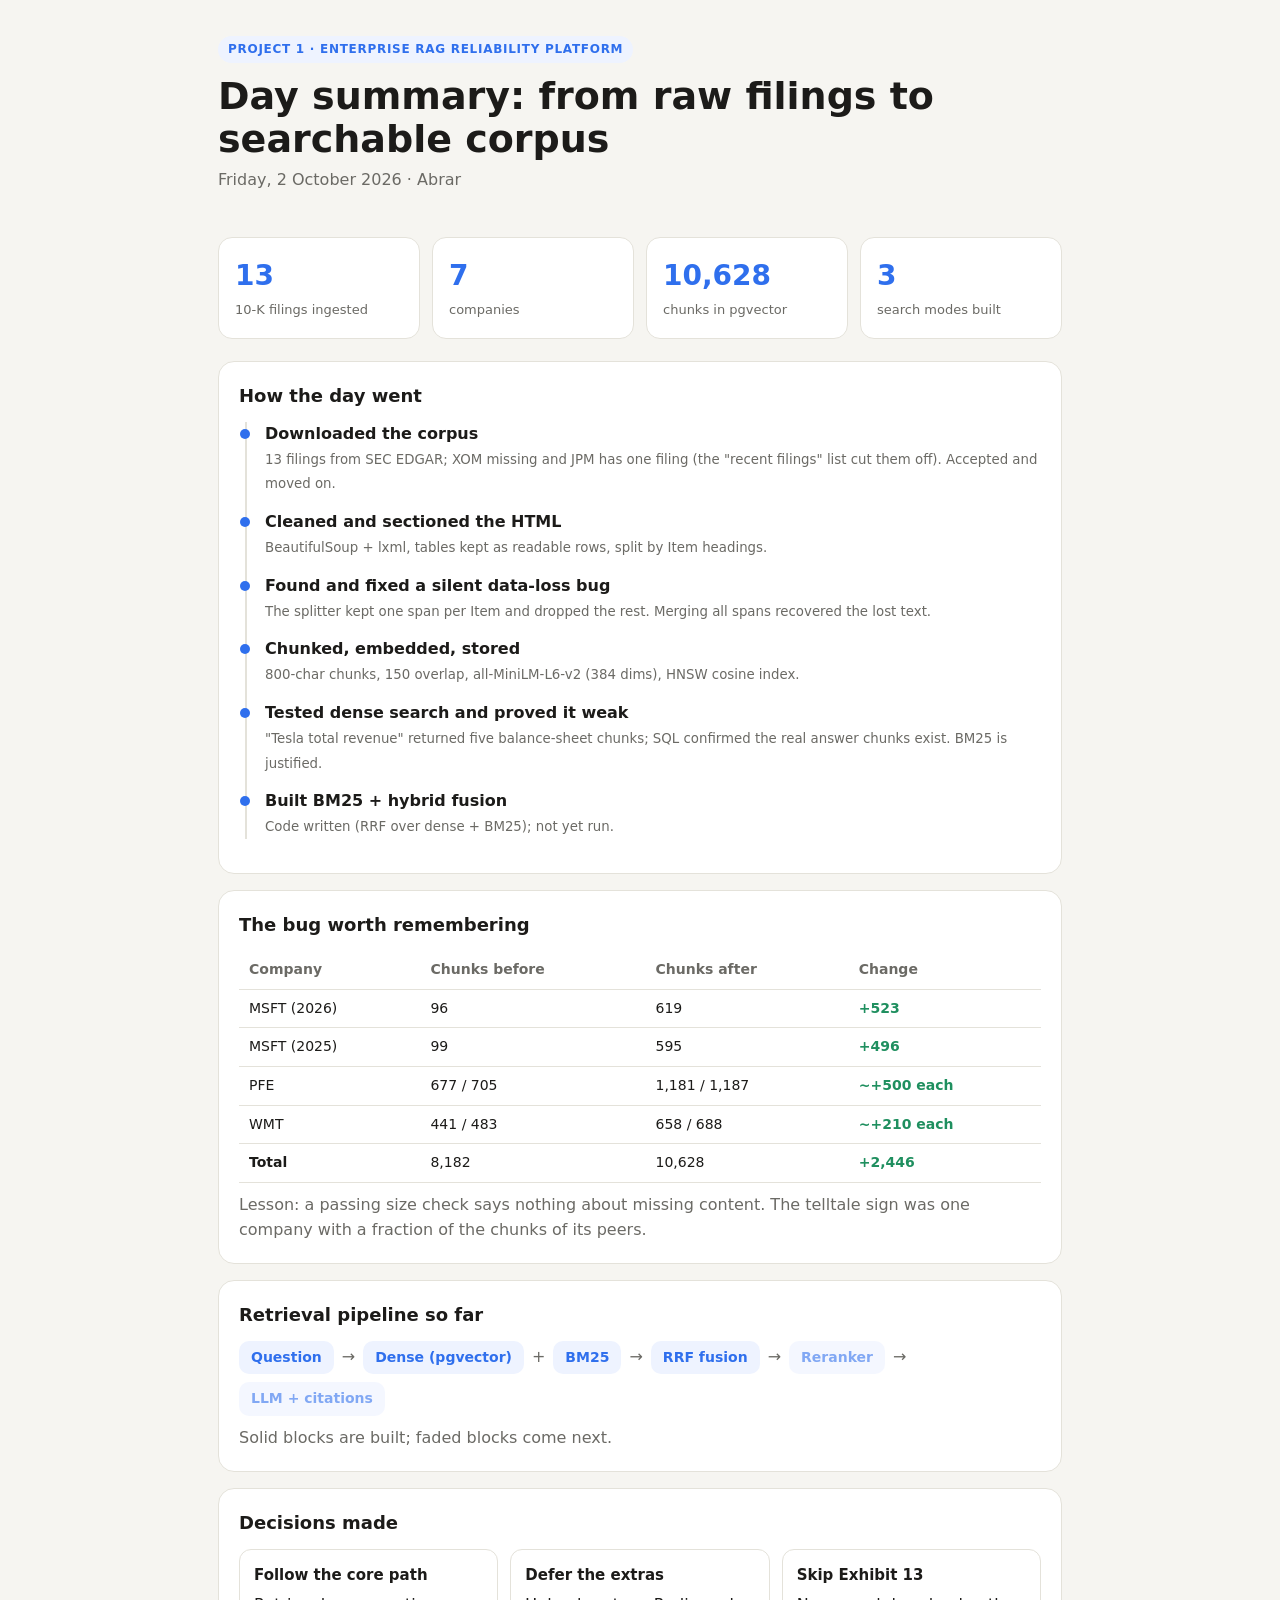
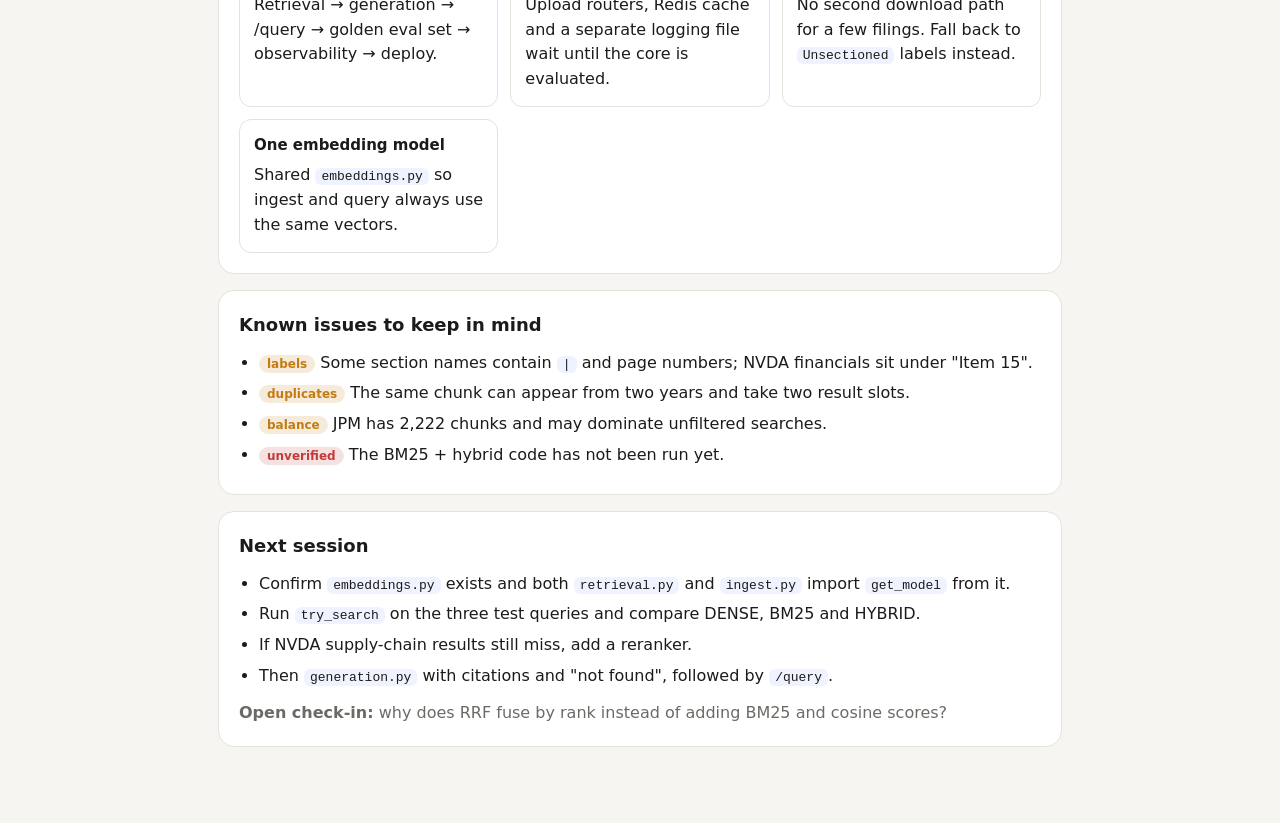
<file: Work_Summary's/rag-day-summary.html>
<!DOCTYPE html>
<html lang="en">
<head>
<meta charset="utf-8">
<meta name="viewport" content="width=device-width, initial-scale=1, viewport-fit=cover">
<title>RAG Platform — Day Summary</title>
<style>
:root{--bg:#f6f5f1;--card:#fff;--ink:#1c1b19;--mute:#6b6a65;--line:#e4e2da;--acc:#2f6fed;--ok:#1f8f5f;--warn:#c47a10;--bad:#c23b3b;--chip:#eef3ff;
box-sizing:border-box;padding-top:env(safe-area-inset-top,0px);padding-bottom:env(safe-area-inset-bottom,0px)}
@media (prefers-color-scheme:dark){:root:not([data-theme="light"]){--bg:#141413;--card:#1e1e1c;--ink:#f0eee8;--mute:#a09e96;--line:#34332f;--acc:#7aa2ff;--ok:#4cc790;--warn:#e8a73c;--bad:#ef7676;--chip:#232a3d}}
:root[data-theme="dark"]{--bg:#141413;--card:#1e1e1c;--ink:#f0eee8;--mute:#a09e96;--line:#34332f;--acc:#7aa2ff;--ok:#4cc790;--warn:#e8a73c;--bad:#ef7676;--chip:#232a3d}
*{box-sizing:border-box}
body{margin:0;background:var(--bg);color:var(--ink);font:16px/1.55 system-ui,-apple-system,"Segoe UI",sans-serif}
main{max-width:880px;margin:0 auto;padding:28px 18px 60px}
header{padding:8px 0 22px}
.tag{display:inline-block;background:var(--chip);color:var(--acc);font-size:12px;font-weight:600;letter-spacing:.06em;text-transform:uppercase;padding:4px 10px;border-radius:99px}
h1{font-size:clamp(26px,5vw,38px);line-height:1.15;margin:12px 0 6px}
.sub{color:var(--mute);margin:0}
.stats{display:grid;grid-template-columns:repeat(auto-fit,minmax(150px,1fr));gap:12px;margin:22px 0}
.stat{background:var(--card);border:1px solid var(--line);border-radius:14px;padding:16px}
.stat b{display:block;font-size:28px;color:var(--acc)}
.stat span{color:var(--mute);font-size:13px}
section{background:var(--card);border:1px solid var(--line);border-radius:16px;padding:20px;margin:16px 0}
h2{font-size:18px;margin:0 0 12px}
ul{margin:0;padding-left:20px}li{margin:6px 0}
.tl{border-left:2px solid var(--line);margin-left:6px;padding-left:18px}
.tl div{position:relative;margin:0 0 14px}
.tl div:before{content:"";position:absolute;left:-25px;top:7px;width:10px;height:10px;border-radius:50%;background:var(--acc)}
.tl b{display:block}.tl small{color:var(--mute)}
.scroll{overflow-x:auto}
table{width:100%;border-collapse:collapse;font-size:14px}
th,td{text-align:left;padding:8px 10px;border-bottom:1px solid var(--line);white-space:nowrap}
th{color:var(--mute);font-weight:600}
.up{color:var(--ok);font-weight:600}
.pill{font-size:12px;padding:2px 8px;border-radius:99px;font-weight:600}
.p-ok{background:color-mix(in srgb,var(--ok) 15%,transparent);color:var(--ok)}
.p-warn{background:color-mix(in srgb,var(--warn) 15%,transparent);color:var(--warn)}
.p-bad{background:color-mix(in srgb,var(--bad) 15%,transparent);color:var(--bad)}
.grid{display:grid;grid-template-columns:repeat(auto-fit,minmax(240px,1fr));gap:12px}
.box{border:1px solid var(--line);border-radius:12px;padding:14px}
.box h3{margin:0 0 6px;font-size:15px}
code{background:var(--chip);padding:1px 6px;border-radius:6px;font-size:13px}
.flow{display:flex;flex-wrap:wrap;gap:8px;align-items:center}
.flow span{background:var(--chip);color:var(--acc);padding:6px 12px;border-radius:10px;font-size:14px;font-weight:600}
.flow i{color:var(--mute);font-style:normal}
.done{opacity:.6}
</style>
</head>
<body>
<main>
<header>
<span class="tag">Project 1 · Enterprise RAG Reliability Platform</span>
<h1>Day summary: from raw filings to searchable corpus</h1>
<p class="sub">Friday, 2 October 2026 · Abrar</p>
</header>

<div class="stats">
<div class="stat"><b>13</b><span>10-K filings ingested</span></div>
<div class="stat"><b>7</b><span>companies</span></div>
<div class="stat"><b>10,628</b><span>chunks in pgvector</span></div>
<div class="stat"><b>3</b><span>search modes built</span></div>
</div>

<section>
<h2>How the day went</h2>
<div class="tl">
<div><b>Downloaded the corpus</b><small>13 filings from SEC EDGAR; XOM missing and JPM has one filing (the "recent filings" list cut them off). Accepted and moved on.</small></div>
<div><b>Cleaned and sectioned the HTML</b><small>BeautifulSoup + lxml, tables kept as readable rows, split by Item headings.</small></div>
<div><b>Found and fixed a silent data-loss bug</b><small>The splitter kept one span per Item and dropped the rest. Merging all spans recovered the lost text.</small></div>
<div><b>Chunked, embedded, stored</b><small>800-char chunks, 150 overlap, all-MiniLM-L6-v2 (384 dims), HNSW cosine index.</small></div>
<div><b>Tested dense search and proved it weak</b><small>"Tesla total revenue" returned five balance-sheet chunks; SQL confirmed the real answer chunks exist. BM25 is justified.</small></div>
<div><b>Built BM25 + hybrid fusion</b><small>Code written (RRF over dense + BM25); not yet run.</small></div>
</div>
</section>

<section>
<h2>The bug worth remembering</h2>
<div class="scroll"><table>
<tr><th>Company</th><th>Chunks before</th><th>Chunks after</th><th>Change</th></tr>
<tr><td>MSFT (2026)</td><td>96</td><td>619</td><td class="up">+523</td></tr>
<tr><td>MSFT (2025)</td><td>99</td><td>595</td><td class="up">+496</td></tr>
<tr><td>PFE</td><td>677 / 705</td><td>1,181 / 1,187</td><td class="up">~+500 each</td></tr>
<tr><td>WMT</td><td>441 / 483</td><td>658 / 688</td><td class="up">~+210 each</td></tr>
<tr><td><b>Total</b></td><td>8,182</td><td>10,628</td><td class="up">+2,446</td></tr>
</table></div>
<p class="sub" style="margin-top:10px">Lesson: a passing size check says nothing about missing content. The telltale sign was one company with a fraction of the chunks of its peers.</p>
</section>

<section>
<h2>Retrieval pipeline so far</h2>
<div class="flow"><span>Question</span><i>→</i><span>Dense (pgvector)</span><i>+</i><span>BM25</span><i>→</i><span>RRF fusion</span><i>→</i><span class="done">Reranker</span><i>→</i><span class="done">LLM + citations</span></div>
<p class="sub" style="margin-top:10px">Solid blocks are built; faded blocks come next.</p>
</section>

<section>
<h2>Decisions made</h2>
<div class="grid">
<div class="box"><h3>Follow the core path</h3>Retrieval → generation → /query → golden eval set → observability → deploy.</div>
<div class="box"><h3>Defer the extras</h3>Upload routers, Redis cache and a separate logging file wait until the core is evaluated.</div>
<div class="box"><h3>Skip Exhibit 13</h3>No second download path for a few filings. Fall back to <code>Unsectioned</code> labels instead.</div>
<div class="box"><h3>One embedding model</h3>Shared <code>embeddings.py</code> so ingest and query always use the same vectors.</div>
</div>
</section>

<section>
<h2>Known issues to keep in mind</h2>
<ul>
<li><span class="pill p-warn">labels</span> Some section names contain <code>|</code> and page numbers; NVDA financials sit under "Item 15".</li>
<li><span class="pill p-warn">duplicates</span> The same chunk can appear from two years and take two result slots.</li>
<li><span class="pill p-warn">balance</span> JPM has 2,222 chunks and may dominate unfiltered searches.</li>
<li><span class="pill p-bad">unverified</span> The BM25 + hybrid code has not been run yet.</li>
</ul>
</section>

<section>
<h2>Next session</h2>
<ul>
<li>Confirm <code>embeddings.py</code> exists and both <code>retrieval.py</code> and <code>ingest.py</code> import <code>get_model</code> from it.</li>
<li>Run <code>try_search</code> on the three test queries and compare DENSE, BM25 and HYBRID.</li>
<li>If NVDA supply-chain results still miss, add a reranker.</li>
<li>Then <code>generation.py</code> with citations and "not found", followed by <code>/query</code>.</li>
</ul>
<p class="sub" style="margin-top:12px"><b>Open check-in:</b> why does RRF fuse by rank instead of adding BM25 and cosine scores?</p>
</section>
</main>
</body>
</html>
</file>
